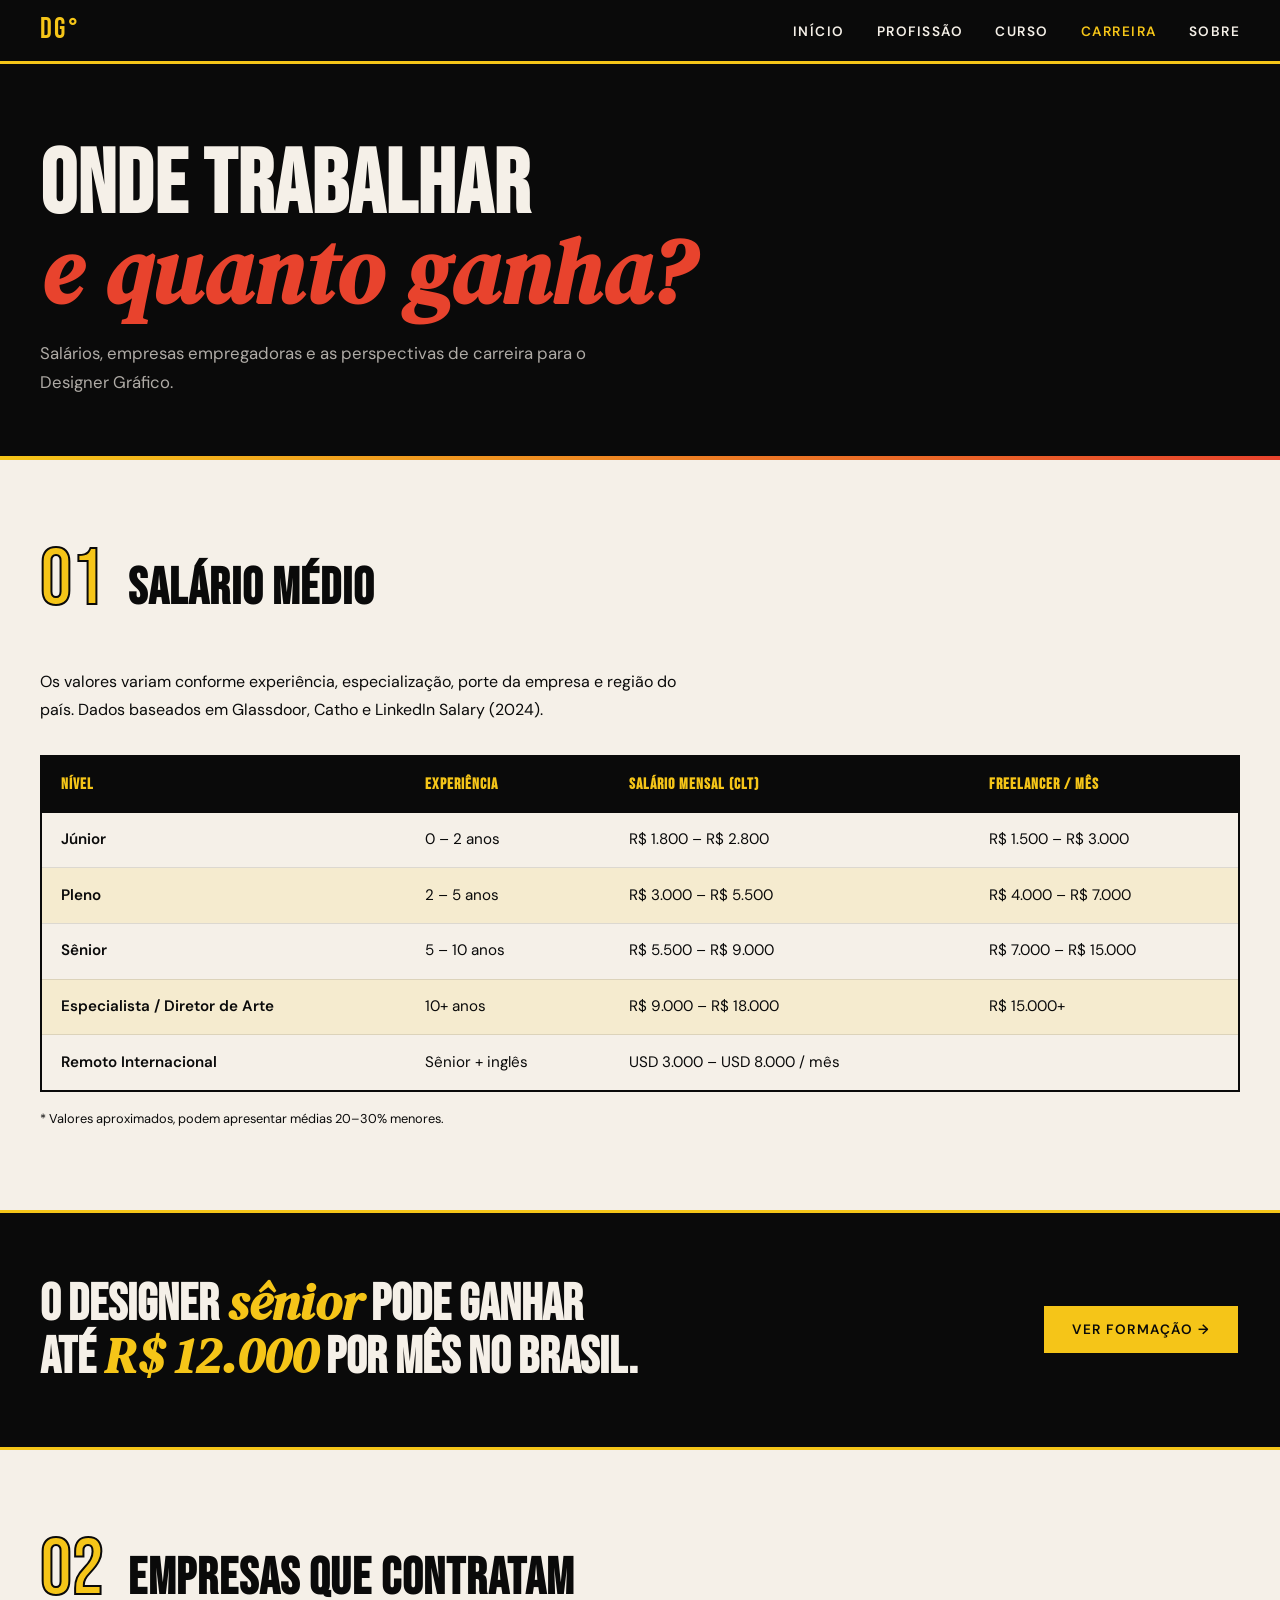
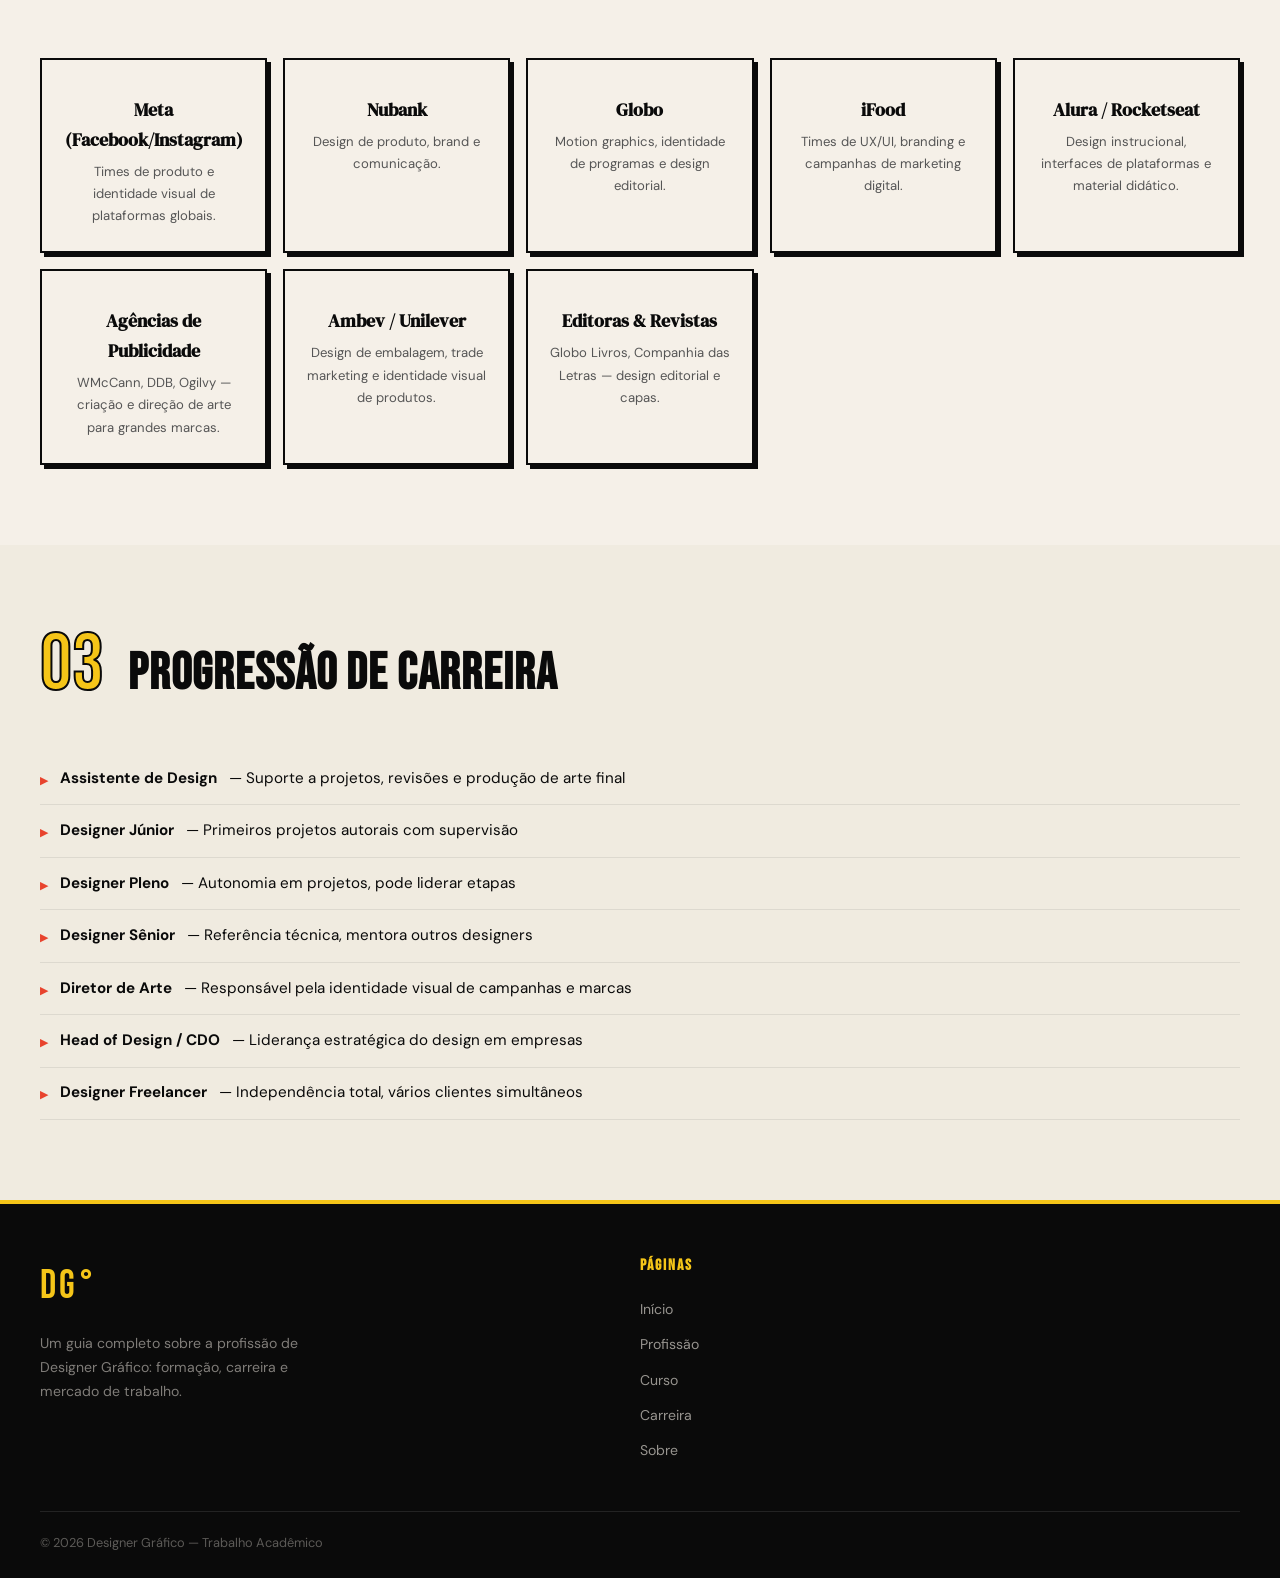
<file: PW-Web_programming/first-year/web-designer/templates/career.html>
<!DOCTYPE html>
<html lang="pt-BR">
<head>
  <meta charset="UTF-8" />
  <meta name="viewport" content="width=device-width, initial-scale=1.0"/>
  <title>Designer Gráfico — Carreira</title>
  <link rel="stylesheet" href="../style/style.css"/>
</head>

<body>

<!-- barra de navegação -->  
  <header class="navbar">
    <a href="index.html" class="logo">DG&deg;</a>
    <nav>

      <ul>
        <li><a href="index.html">Início</a></li>
        <li><a href="profissao.html">Profissão</a></li>
        <li><a href="curso.html">Curso</a></li>
        <li><a href="carreira.html" class="ativo">Carreira</a></li>
        <li><a href="sobre.html">Sobre</a></li>
      </ul>

    </nav>
  </header>

<!-- texto -->  
  <section class="hero-interno">
  
    <h1>Onde trabalhar<br><em>e quanto ganha?</em></h1>

    <p>Salários, empresas empregadoras e as perspectivas de carreira para o Designer Gráfico.</p>

  </section>

  <section class="secao">
    <div class="secao-topo">
      <span class="secao-num">01</span>
      <div>
       
        <h2 class="secao-titulo">Salário Médio</h2>

      </div>
    </div>
    <p style="color:var(--cinza-m);margin-bottom:2rem;max-width:640px;">

      Os valores variam conforme experiência, especialização, porte da empresa e região do país.
      Dados baseados em Glassdoor, Catho e LinkedIn Salary (2024).

    </p>

<!-- tabela -->    
    <div class="tabela-wrap">
      <table class="tabela-salario">

        <thead>

<!-- topo da tabela -->          
          <tr>
            <th>Nível</th>
            <th>Experiência</th>
            <th>Salário Mensal (CLT)</th>
            <th>Freelancer / Mês</th>
          </tr>

        </thead>

        <tbody>

<!-- linha 1 tabela -->          
          <tr>
            <td class="destaque">Júnior</td>
            <td>0 – 2 anos</td>
            <td>R$ 1.800 – R$ 2.800</td>
            <td>R$ 1.500 – R$ 3.000</td>
          </tr>

<!-- linha 2 tabela -->          
          <tr>
            <td class="destaque">Pleno</td>
            <td>2 – 5 anos</td>
            <td>R$ 3.000 – R$ 5.500</td>
            <td>R$ 4.000 – R$ 7.000</td>
          </tr>

<!-- linha 3 tabela -->          
          <tr>
            <td class="destaque">Sênior</td>
            <td>5 – 10 anos</td>
            <td>R$ 5.500 – R$ 9.000</td>
            <td>R$ 7.000 – R$ 15.000</td>
          </tr>

<!-- linha 4 tabela -->          
          <tr>
            <td class="destaque">Especialista / Diretor de Arte</td>
            <td>10+ anos</td>
            <td>R$ 9.000 – R$ 18.000</td>
            <td>R$ 15.000+</td>
          </tr>

<!-- linha 5 tabela -->          
          <tr>
            <td class="destaque">Remoto Internacional</td>
            <td>Sênior + inglês</td>
            <td>USD 3.000 – USD 8.000 / mês</td>
          </tr>

        </tbody>
      </table>
    </div>

<!-- obs -->    
    <p style="font-size:0.8rem;color:var(--cinza-m);margin-top:1rem;">

      * Valores aproximados, podem apresentar médias 20–30% menores.

    </p>
  </section>

<!-- faixa -->  
  <div class="faixa-destaque">
    <h2>O designer <em>sênior</em> pode ganhar até <em>R$ 12.000</em> por mês no Brasil.</h2>
    <a href="curso.html" class="btn btn-amarelo">Ver formação →</a>
  </div>

<!-- onde os desingners trabalham -->  
  <section class="secao">
    <div class="secao-topo">
      <span class="secao-num">02</span>
      <div>

        <h2 class="secao-titulo">Empresas que Contratam</h2>

      </div>
    </div>

<!-- card 1 -->    
    <div class="emp-grid">
      <div class="emp-card">
        <div class="emp-ico"></div>

        <h4>Meta (Facebook/Instagram)</h4>

        <p>Times de produto e identidade visual de plataformas globais.</p>

      </div>

<!-- card 2 -->      
      <div class="emp-card">
        <div class="emp-ico"></div>

        <h4>Nubank</h4>

        <p>Design de produto, brand e comunicação.</p>

      </div>

<!-- card 3 -->      
      <div class="emp-card">
        <div class="emp-ico"></div>

        <h4>Globo</h4>

        <p>Motion graphics, identidade de programas e design editorial.</p>

      </div>

<!-- card 4 -->      
      <div class="emp-card">
        <div class="emp-ico"></div>

        <h4>iFood</h4>

        <p>Times de UX/UI, branding e campanhas de marketing digital.</p>

      </div>

<!-- card 5 -->      
      <div class="emp-card">
        <div class="emp-ico"></div>

        <h4>Alura / Rocketseat</h4>

        <p>Design instrucional, interfaces de plataformas e material didático.</p>

      </div>

<!-- card 6 -->      
      <div class="emp-card">
        <div class="emp-ico"></div>

        <h4>Agências de Publicidade</h4>

        <p>WMcCann, DDB, Ogilvy — criação e direção de arte para grandes marcas.</p>

      </div>

<!-- card 7 -->      
      <div class="emp-card">
        <div class="emp-ico"></div>

        <h4>Ambev / Unilever</h4>

        <p>Design de embalagem, trade marketing e identidade visual de produtos.</p>

      </div>

<!-- card 8 -->      
      <div class="emp-card">
        <div class="emp-ico"></div>

        <h4>Editoras & Revistas</h4>

        <p>Globo Livros, Companhia das Letras — design editorial e capas.</p>

      </div>
    </div>
  </section>

<!-- toda carreira -->
  <section class="secao" style="background:#f0ebe0;">
    <div class="secao-topo">
      <span class="secao-num">03</span>
      <div>

        <h2 class="secao-titulo">Progressão de Carreira</h2>

      </div>
    </div>

<!-- progressão lista -->    
    <ul class="lista-bold">
      <li><strong>Assistente de Design</strong> — Suporte a projetos, revisões e produção de arte final</li>
      <li><strong>Designer Júnior</strong> — Primeiros projetos autorais com supervisão</li>
      <li><strong>Designer Pleno</strong> — Autonomia em projetos, pode liderar etapas</li>
      <li><strong>Designer Sênior</strong> — Referência técnica, mentora outros designers</li>
      <li><strong>Diretor de Arte</strong> — Responsável pela identidade visual de campanhas e marcas</li>
      <li><strong>Head of Design / CDO</strong> — Liderança estratégica do design em empresas</li>
      <li><strong>Designer Freelancer</strong> — Independência total, vários clientes simultâneos</li>
    </ul>

  </section>

  <footer>
    <div class="footer-grid">
      <div>
        <div class="footer-logo">DG&deg;</div>

        <p class="footer-desc">Um guia completo sobre a profissão de Designer Gráfico: formação, carreira e mercado de trabalho.</p>

      </div>
      <div>

<!-- ir para as outras páginas -->
        <h4>Páginas</h4>

        <ul>
          <li><a href="index.html">Início</a></li>
          <li><a href="profissao.html">Profissão</a></li>
          <li><a href="curso.html">Curso</a></li>
          <li><a href="carreira.html">Carreira</a></li>
          <li><a href="sobre.html">Sobre</a></li>
        </ul>

      </div>
    </div>
    <div class="footer-bottom">

      <span>&copy; 2026 Designer Gráfico — Trabalho Acadêmico</span>
      
    </div>
  </footer>

</body>
</html>
</file>
<file: PW-Web_programming/first-year/web-designer/style/style.css>
/*  IMPORTAÇÃO DE FONTES (Google Fonts) */
@import url('https://fonts.googleapis.com/css2?family=Bebas+Neue&family=DM+Sans:ital,wght@0,300;0,400;0,600;1,300&family=DM+Serif+Display:ital@0;1&display=swap');


/* as variaveis globais roots de estilo */
:root {
  --preto:       #0a0a0a;         
  --branco:      #f5f0e8;         
  --amarelo:     #f5c518;         
  --vermelho-c:  #e8432d;        
  --cinza-e:     #2a2a2a;         
  --cinza-c:     #555555;         

  /* Famílias de fonte   */
  --fonte-titulo: 'Bebas Neue', sans-serif;
  --fonte-serif:  'DM Serif Display', serif;
  --fonte-corpo:  'DM Sans', sans-serif;

  --raio:    4px;                  
  --sombra:  4px 4px 0px var(--preto); 
}


/* reset para evitar bugs(reload)*/
*, *::before, *::after {
  box-sizing: border-box;
  margin: 0;
  padding: 0;
}

/* Rolagem suave ao clicar em links */
html { scroll-behavior: smooth; }

/* Estilos base do corpo da página */
body {
  background-color: var(--branco);
  color: var(--preto);
  font-family: var(--fonte-corpo);
  font-size: 16px;
  line-height: 1.7;       
  overflow-x: hidden;     
}

/* Remove sublinhado e herda a cor do pai em todos os links */
a { color: inherit; text-decoration: none; }

/* inline gap (para nao ultrapssar a linha) */
img { max-width: 100%; display: block; }

/* Remove marcadores de listas globalmente */
ul { list-style: none; }


/* ANIMAÇÕES  @keyframes */

/* Aparece subindo levemente */
@keyframes fadeUp {
  from { opacity: 0; transform: translateY(30px); }
  to   { opacity: 1; transform: translateY(0); }
}

/* Aparece vindo da esquerda */
@keyframes slideIn {
  from { opacity: 0; transform: translateX(-40px); }
  to   { opacity: 1; transform: translateX(0); }
}

/* Move um elemento infinitamente para a esquerda */
@keyframes marqueeScroll {
  from { transform: translateX(0); }
  to   { transform: translateX(-50%); } /* conteudo duplicado corte pela metade */
}

/* Classes que aplicam as animações acima */
.fade-up  { animation: fadeUp  0.7s ease both; }
.slide-in { animation: slideIn 0.7s ease both; }


/* NAVBAR  */
.navbar {
  position: sticky;
  top: 0;
  z-index: 100;
  background: var(--preto);
  display: flex;
  align-items: center;          
  justify-content: space-between; 
  padding: 0 2.5rem;
  height: 64px;
  border-bottom: 3px solid var(--amarelo); 
}

/* Logotipo em estilo tipográfico */
.navbar .logo {
  font-family: var(--fonte-titulo);
  font-size: 1.8rem;
  color: var(--amarelo);
  letter-spacing: 2px;
}

/* Links do menu em linha horizontal */
.navbar nav ul {
  display: flex;
  gap: 2rem; /* espaço entre */
}

.navbar nav a {
  font-family: var(--fonte-corpo);
  font-weight: 600;
  font-size: 0.85rem;
  text-transform: uppercase;
  letter-spacing: 1.5px;
  color: var(--branco);
  transition: color 0.2s;  /* transição suave ao mudar a cor no hover */
  position: relative;      
}

/*
  Underline animado começca em 0 vai ate 100% ".
*/
.navbar nav a::after {
  content: '';              
  position: absolute;
  left: 0; bottom: -4px;
  width: 0;                 /* começa invisível */
  height: 2px;
  background: var(--amarelo);
  transition: width 0.3s;
}
.navbar nav a:hover { color: var(--amarelo); }
.navbar nav a:hover::after { width: 100%; } /* expande no hover */
.navbar nav a.ativo { color: var(--amarelo); } /* link da página atual */


/* BOTÕES  (.btn e variantes) */
.btn {
  display: inline-block;
  padding: 0.75rem 1.75rem;
  font-family: var(--fonte-corpo);
  font-weight: 600;
  font-size: 0.85rem;
  text-transform: uppercase;
  letter-spacing: 1.5px;
  border: 2px solid var(--preto);
  box-shadow: var(--sombra);
  transition: transform 0.15s, box-shadow 0.15s;
  cursor: pointer;
}
.btn:hover {
  transform: translate(-2px, -2px); /* sobe e vai levemente para esquerda */
  box-shadow: 6px 6px 0px var(--preto); /* sombra aumenta — cria ilusão 3D */
}

/* Variantes de cor */
.btn-amarelo { background: var(--amarelo); color: var(--preto); }
.btn-coral   { background: var(--vermelho-c); color: var(--branco); }
.btn-outline {
  background: transparent; /* fundo transparente — só a borda aparece */
  color: var(--preto);
  border-color: var(--preto);
}


/* (faixa de texto em loop)
   A técnica: duplicar o conteúdo e mover -50% cria loop perfeito.
   overflow: hidden esconde o que está fora do wrapper. */
.marquee-wrap {
  background: var(--amarelo);
  padding: 0.6rem 0;
  overflow: hidden;
  border-top: 2px solid var(--preto);
  border-bottom: 2px solid var(--preto);
}
.marquee-track {
  display: flex;
  width: max-content;          
  animation: marqueeScroll 20s linear infinite;
}
.marquee-track span {
  font-family: var(--fonte-titulo);
  font-size: 1.2rem;
  letter-spacing: 3px;
  padding: 0 2rem;             /* espaço  */
  color: var(--preto);
}


/* HERO  (seção principal / capa) */
.hero {
  min-height: 88vh;
  display: grid;
  grid-template-columns: 1fr 1fr; /* duas colunas de peso igual */
  align-items: center;
  padding: 4rem 2.5rem;
  gap: 3rem;
  position: relative; /* necessário para o ::before funcionar */
  overflow: hidden;
}

/*
  Marca d'água decorativa "DG" no fundo.
  pointer-events: none → não bloqueia cliques.
  Usa font-size enorme (30vw = 30% da largura da viewport).
*/
.hero::before {
  content: 'DG';
  position: absolute;
  right: -40px; bottom: -60px;
  font-family: var(--fonte-titulo);
  font-size: 30vw;
  color: rgba(0,0,0,0.04); /* quase invisível — só textura */
  pointer-events: none;
  line-height: 1;
}

.hero-texto { animation: fadeUp 0.8s ease both; }

/* Tag/badge pequena acima do título (ex: "NOVO", "EM DESTAQUE") */
.hero-tag {
  display: inline-block;
  background: var(--vermelho-c);
  color: var(--branco);
  font-size: 0.75rem;
  font-weight: 600;
  text-transform: uppercase;
  letter-spacing: 2px;
  padding: 0.3rem 0.8rem;
  margin-bottom: 1.5rem;
}

/*
  clamp(mínimo, ideal, máximo) → tamanho fluido:
  nunca menor que 4rem, nunca maior que 8rem,
  tentando manter 8vw (8% da largura da janela).
*/
.hero-titulo {
  font-family: var(--fonte-titulo);
  font-size: clamp(4rem, 8vw, 8rem);
  line-height: 0.95;    /* linhas bem juntas — impacto visual */
  letter-spacing: 2px;
  margin-bottom: 1.5rem;
}

/* Palavra em itálico serif dentro do título = contraste tipográfico */
.hero-titulo em {
  font-family: var(--fonte-serif);
  font-style: italic;
  color: var(--vermelho-c);
}

.hero-sub {
  font-size: 1.05rem;
  color: var(--cinza-c);
  max-width: 480px;     /* limita largura para melhor leitura */
  margin-bottom: 2rem;
}

/* Container dos botões lado a lado, com quebra em telas pequenas */
.hero-btns { display: flex; gap: 1rem; flex-wrap: wrap; }

/* Lado direito do hero com a imagem */
.hero-visual {
  position: relative;           /* permite posicionar .hero-badge absolutamente */
  animation: fadeUp 0.8s 0.2s ease both; /* 0.2s de delay — aparece depois do texto */
}

.hero-card-img {
  width: 100%;
  aspect-ratio: 4/5;       /* proporção retrato fixa (ex: pôster de filme) */
  object-fit: cover;        /* preenche sem distorcer a imagem */
  border: 3px solid var(--preto);
  box-shadow: 8px 8px 0 var(--preto);
}

/*
  Badge flutuante no canto inferior esquerdo da imagem.
  position: absolute funciona pois .hero-visual tem position: relative.
*/
.hero-badge {
  position: absolute;
  bottom: -24px; left: -24px; /* sai levemente para fora da imagem */
  background: var(--amarelo);
  border: 3px solid var(--preto);
  box-shadow: 4px 4px 0 var(--preto);
  padding: 1rem 1.25rem;
  font-family: var(--fonte-titulo);
  font-size: 1rem;
  letter-spacing: 1px;
}


/*  Padding  para deixar mais limpo o visual. */
.secao { padding: 5rem 2.5rem; }

/* Cabeçalho de seção: número grande + título alinhados na base */
.secao-topo {
  display: flex;
  align-items: baseline; /* alinha na linha de base do texto */
  gap: 1.5rem;
  margin-bottom: 3rem;
}

/* Número decorativo com contorno (-webkit-text-stroke) */
.secao-num {
  font-family: var(--fonte-titulo);
  font-size: 5rem;
  color: var(--amarelo);
  line-height: 1;
  -webkit-text-stroke: 2px var(--preto); /* borda no próprio texto */
}

.secao-titulo {
  font-family: var(--fonte-titulo);
  font-size: clamp(2rem, 4vw, 3.5rem);
  letter-spacing: 1px;
  line-height: 1;
}

.secao-subtitulo {
  font-size: 0.8rem;
  text-transform: uppercase;
  letter-spacing: 3px;
  color: var(--cinza-c);
  margin-bottom: 0.5rem;
}


/* CARDS GRID */
.cards-grid {
  display: grid;
  grid-template-columns: repeat(auto-fill, minmax(280px, 1fr));
  gap: 1.5rem;
}

.card {
  border: 2px solid var(--preto);
  box-shadow: var(--sombra);
  padding: 1.75rem;
  background: var(--branco);
  transition: transform 0.2s, box-shadow 0.2s;
}

/* Hover: sobe e aumenta sombra — mesmo efeito dos botões */
.card:hover {
  transform: translate(-3px, -3px);
  box-shadow: 7px 7px 0 var(--preto);
}

.card-icone { font-size: 2rem; margin-bottom: 1rem; }
.card h3 {
  font-family: var(--fonte-serif);
  font-size: 1.3rem;
  margin-bottom: 0.5rem;
}
.card p { font-size: 0.92rem; color: var(--cinza-c); }


/* TABELA DE SALÁRIOS */
.tabela-wrap { overflow-x: auto; } 

.tabela-salario {
  width: 100%;
  border-collapse: collapse;
  border: 2px solid var(--preto);
  font-size: 0.95rem;
}
.tabela-salario th {
  background: var(--preto);
  color: var(--amarelo);
  font-family: var(--fonte-titulo);
  font-size: 1rem;
  letter-spacing: 1px;
  padding: 0.9rem 1.2rem;
  text-align: left;
}
.tabela-salario td {
  padding: 0.9rem 1.2rem;
  border-bottom: 1px solid rgba(0,0,0,0.1);
}

/* Listras zebradas: linhas pares com fundo levemente amarelado */
.tabela-salario tr:nth-child(even) td { background: rgba(245,197,24,0.12); }

/* Hover na linha inteira */
.tabela-salario tr:hover td { background: rgba(245,197,24,0.25); }

.destaque { font-weight: 600; } /* texto em negrito para valores importantes */


/* LISTA COM ÍCONE TRIANGULAR  triangulo feito sem html extra aqui mesmo */
.lista-bold li {
  display: flex;
  align-items: flex-start;  /* alinha ao topo quando o texto quebra linha */
  gap: 0.75rem;
  padding: 0.8rem 0;
  border-bottom: 1px solid rgba(0,0,0,0.08);
  font-size: 0.95rem;
}
.lista-bold li::before {
  content: '▶';             /* ícone decorativo gerado por CSS */
  color: var(--vermelho-c);
  font-size: 0.7rem;
  margin-top: 5px;          /* alinha verticalmente com o texto */
  flex-shrink: 0;           /* não deixa o ícone encolher */
}


/* FAIXA DE DESTAQUE (CTA / banner de chamada) - compativel com telas pequenas tipo celular */
.faixa-destaque {
  background: var(--preto);
  color: var(--branco);
  padding: 4rem 2.5rem;
  display: flex;
  align-items: center;
  justify-content: space-between;
  gap: 2rem;
  flex-wrap: wrap;
  border-top: 3px solid var(--amarelo);
  border-bottom: 3px solid var(--amarelo);
}
.faixa-destaque h2 {
  font-family: var(--fonte-titulo);
  font-size: clamp(2rem, 4vw, 3.5rem);
  max-width: 600px;
  line-height: 1;
}
.faixa-destaque h2 em {
  color: var(--amarelo);
  font-family: var(--fonte-serif); /* contraste tipográfico dentro do título */
}


/* cabeçalho de páginas internas */
.hero-interno {
  background: var(--preto);
  color: var(--branco);
  padding: 5rem 2.5rem 4rem;
  position: relative;
  overflow: hidden;
}
.hero-interno::after {
  content: '';
  position: absolute;
  bottom: 0; left: 0;
  width: 100%; height: 4px;
  background: linear-gradient(to right, var(--amarelo), var(--vermelho-c));
}
.hero-interno .tag-pg {
  font-size: 0.75rem;
  font-weight: 600;
  text-transform: uppercase;
  letter-spacing: 3px;
  color: var(--amarelo);
  margin-bottom: 1rem;
}
.hero-interno h1 {
  font-family: var(--fonte-titulo);
  font-size: clamp(3rem, 7vw, 6rem);
  line-height: 0.95;
  letter-spacing: 1px;
  margin-bottom: 1.25rem;
}
.hero-interno h1 em {
  font-family: var(--fonte-serif);
  color: var(--vermelho-c);
}
.hero-interno p {
  font-size: 1.05rem;
  color: rgba(245,240,232,0.7); /* branco com 70% de opacidade — hierarquia */
  max-width: 600px;
}


/* GRID DE UNIVERSIDADES  (.univ-grid)
   Mesmo padrão auto-fill do cards-grid, coluna mínima de 300px. */

.univ-grid {
  display: grid;
  grid-template-columns: repeat(auto-fill, minmax(300px, 1fr));
  gap: 1.25rem;
}
.univ-card {
  border: 2px solid var(--preto);
  box-shadow: var(--sombra);
  padding: 1.5rem;
  display: flex;
  flex-direction: column; /* empilha os filhos verticalmente */
  gap: 0.4rem;
  background: var(--branco);
  transition: transform 0.2s, box-shadow 0.2s;
}
.univ-card:hover {
  transform: translate(-3px, -3px);
  box-shadow: 7px 7px 0 var(--preto);
}

/* Sigla da universidade como badge amarelo */
.univ-sigla {
  display: inline-block;
  background: var(--amarelo);
  border: 2px solid var(--preto);
  font-family: var(--fonte-titulo);
  font-size: 1.1rem;
  padding: 0.15rem 0.6rem;
  margin-bottom: 0.5rem;
}

.univ-card h3 { font-family: var(--fonte-serif); font-size: 1.15rem; }
.univ-card .local {
  font-size: 0.82rem;
  color: var(--cinza-c);
  font-weight: 600;
  text-transform: uppercase;
  letter-spacing: 1px;
}
.univ-card p { font-size: 0.9rem; color: var(--cinza-c); }


/* GRID para as empresas */
.emp-grid {
  display: grid;
  grid-template-columns: repeat(auto-fill, minmax(220px, 1fr));
  gap: 1rem;
}
.emp-card {
  border: 2px solid var(--preto);
  box-shadow: var(--sombra);
  padding: 1.5rem 1.25rem;
  background: var(--branco);
  text-align: center;
  transition: transform 0.2s, box-shadow 0.2s;
}
.emp-card:hover {
  transform: translate(-3px, -3px);
  box-shadow: 7px 7px 0 var(--preto);
  background: var(--amarelo); /* fundo muda completamente no hover */
}
.emp-card .emp-ico { font-size: 2.5rem; margin-bottom: 0.75rem; }
.emp-card h4 { font-family: var(--fonte-serif); font-size: 1.1rem; margin-bottom: 0.3rem; }
.emp-card p { font-size: 0.82rem; color: var(--cinza-c); }


/* grid para as seçoes */
.sobre-grid {
  display: grid;
  grid-template-columns: 1fr 1fr;
  gap: 3rem;
  align-items: start;
}
.sobre-img {
  width: 100%;
  aspect-ratio: 3/4; /* retrato */
  object-fit: cover;
  border: 3px solid var(--preto);
  box-shadow: 8px 8px 0 var(--preto);
}
.sobre-texto h2 {
  font-family: var(--fonte-titulo);
  font-size: 2.5rem;
  margin-bottom: 1rem;
}
.sobre-texto p { margin-bottom: 1rem; color: var(--cinza-c); }


/* BOX DE REFERÊNCIAS */
.referencias {
  background: var(--cinza-e);
  color: var(--branco);
  padding: 2.5rem;
  margin-top: 2rem;
  border-left: 6px solid var(--amarelo); /* linha de ênfase lateral */
}
.referencias h3 {
  font-family: var(--fonte-titulo);
  font-size: 1.5rem;
  color: var(--amarelo);
  margin-bottom: 1.5rem;
  letter-spacing: 1px;
}
.referencias ol { padding-left: 1.5rem; } /* numeração */
.referencias li {
  font-size: 0.88rem;
  line-height: 1.8;
  color: rgba(245,240,232,0.8); /* levemente transparente  */
  margin-bottom: 0.75rem;
  border-bottom: 1px solid rgba(255,255,255,0.07);
  padding-bottom: 0.75rem;
}


/* grid para o rodaóe */
footer {
  background: var(--preto);
  color: var(--branco);
  padding: 3rem 2.5rem 1.5rem;
  border-top: 4px solid var(--amarelo);
}

.footer-grid {
  display: grid;
  grid-template-columns: 2fr 1fr 1fr; /* coluna esquerda tem o dobro de tamanho do que as outras */
  gap: 3rem;
  margin-bottom: 2.5rem;
}

.footer-logo {
  font-family: var(--fonte-titulo);
  font-size: 2.5rem;
  color: var(--amarelo);
  letter-spacing: 3px;
  margin-bottom: 0.75rem;
}

/* Texto  */
.footer-desc {
  font-size: 0.88rem;
  color: rgba(245,240,232,0.5);
  max-width: 280px;
}

footer h4 {
  font-family: var(--fonte-titulo);
  font-size: 1rem;
  letter-spacing: 2px;
  color: var(--amarelo);
  margin-bottom: 1rem;
}
footer ul li { margin-bottom: 0.5rem; }
footer ul a {
  font-size: 0.88rem;
  color: rgba(245,240,232,0.6); /* cinza suave — links secundários */
  transition: color 0.2s;
}
footer ul a:hover { color: var(--amarelo); }

/* Linha inferior do rodape */
.footer-bottom {
  border-top: 1px solid rgba(255,255,255,0.1);
  padding-top: 1.25rem;
  font-size: 0.8rem;
  color: rgba(245,240,232,0.35);
  display: flex;
  justify-content: space-between;
  flex-wrap: wrap;
  gap: 0.5rem;
}


/* RESPONSIVIDADE  - compatibilidade para telas menores tipo celular @media */
@media (max-width: 768px) {
  /* Hero vai para coluna única */
  .hero {
    grid-template-columns: 1fr;
    min-height: auto;
    padding: 3rem 1.5rem;
  }

  /* Marca d'água decorativa some no mobile (não cabe bem) */
  .hero::before { display: none; }

  /* Lado visual do hero some — só o texto aparece no mobile */
  .hero-visual { display: none; }

  /* Seção sobre: empilha imagem e texto */
  .sobre-grid { grid-template-columns: 1fr; }

  /* Rodapé: 3 colunas → 1 coluna */
  .footer-grid { grid-template-columns: 1fr; }

  /* Menos padding lateral no mobile */
  .navbar { padding: 0 1.5rem; }

  /* Links do menu mais próximos (menos gap) */
  .navbar nav ul { gap: 1rem; }

  /* Menos padding nas seções */
  .secao { padding: 3rem 1.5rem; }
  .faixa-destaque { padding: 3rem 1.5rem; }
  .hero-interno { padding: 3rem 1.5rem; }
}
</file>
